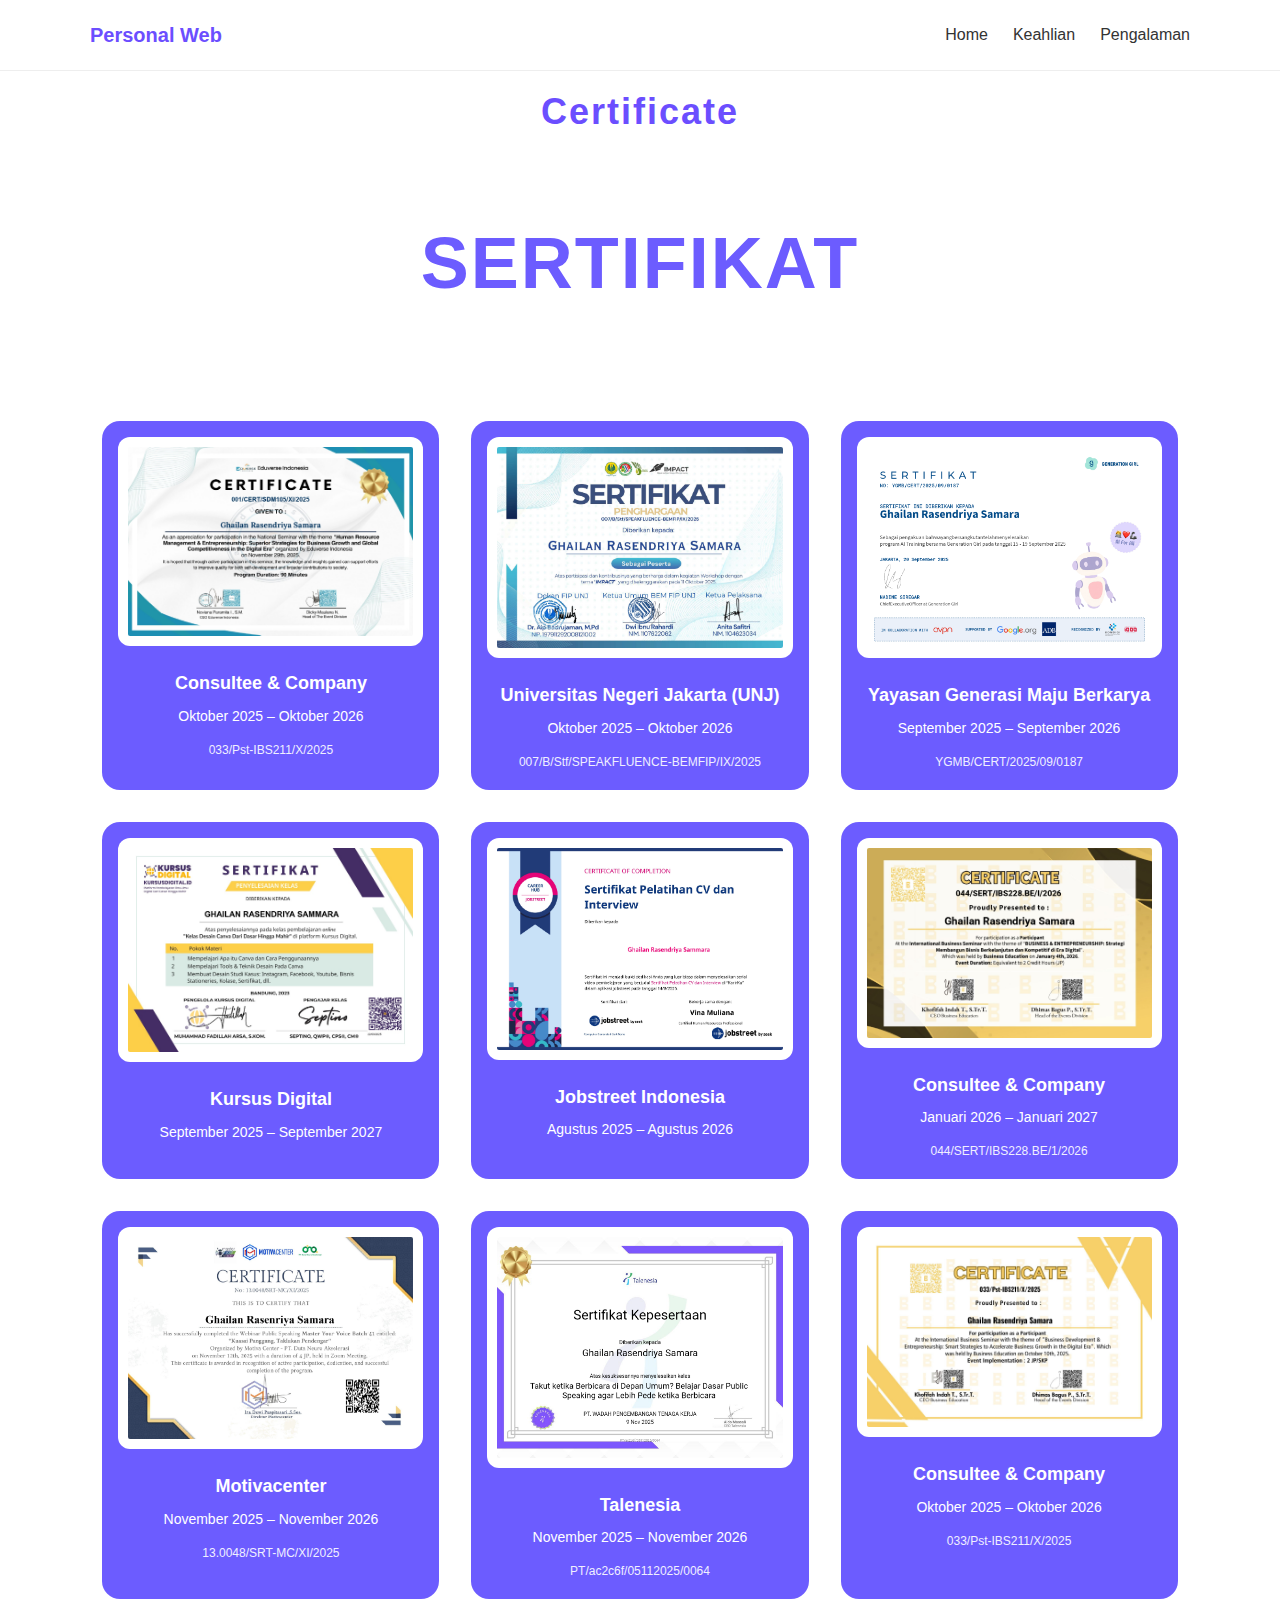
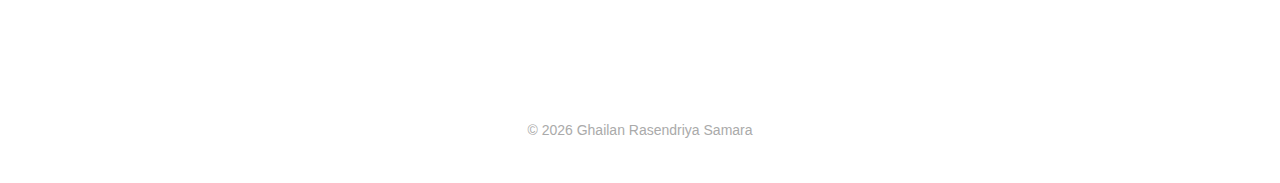
<file: certificate.html>
<!DOCTYPE html>
<html lang="id">
<head>
  <meta charset="UTF-8" />
  <meta name="viewport" content="width=device-width, initial-scale=1.0"/>
  <title>Certificate | Ghailan Rasendriya Samara</title>

  <!-- pakai CSS utama yang sama -->
  <link rel="stylesheet" href="style.css">
</head>
<body>

  <!-- NAVBAR -->
<header class="navbar">
  <div class="container nav-wrapper">

 <!-- LOGO TEXT -->
    <div class="logo">Personal Web</div>

    <!-- HAMBURGER -->
    <div class="hamburger" id="hamburger">
      <span></span>
      <span></span>
      <span></span>
    </div>

    <nav id="nav-menu">
  <a href="index.html">Home</a>
  <a href="skills.html">Keahlian</a>
  <a href="experience.html">Pengalaman</a>
</nav>
</header>

  <!-- TITLE -->
  <section class="section-title">
    <p class="section-subtitle">Certificate</p>
    <h1 class="section-heading">SERTIFIKAT</h1>
  </section>

  <!-- CERTIFICATE GRID -->
  <section class="certificate-section">
    <div class="certificate-grid">

      <!-- 1 -->
      <div class="certificate-card">
        <img src="assets/Sertifikat (12) Ghailan.jpg" alt="Consultee & Company">
        <div class="certificate-caption">
          <h3>Consultee & Company</h3>
          <p>Oktober 2025 – Oktober 2026</p>
          <span>033/Pst-IBS211/X/2025</span>
        </div>
      </div>

      <!-- 2 -->
      <div class="certificate-card">
        <img src="assets/Sertifikat (9) Ghailan.jpg" alt="UNJ">
        <div class="certificate-caption">
          <h3>Universitas Negeri Jakarta (UNJ)</h3>
          <p>Oktober 2025 – Oktober 2026</p>
          <span>007/B/Stf/SPEAKFLUENCE-BEMFIP/IX/2025</span>
        </div>
      </div>

      <!-- 3 -->
      <div class="certificate-card">
        <img src="assets/Sertifikat (5) Ghailan.png" alt="YGMB">
        <div class="certificate-caption">
          <h3>Yayasan Generasi Maju Berkarya</h3>
          <p>September 2025 – September 2026</p>
          <span>YGMB/CERT/2025/09/0187</span>
        </div>
      </div>

      <!-- 4 -->
      <div class="certificate-card">
        <img src="assets/Sertifikat (4) Ghailan.jpg" alt="Kursus Digital">
        <div class="certificate-caption">
          <h3>Kursus Digital</h3>
          <p>September 2025 – September 2027</p>
        </div>
      </div>

      <!-- 5 -->
      <div class="certificate-card">
        <img src="assets/Sertifikat (2) Ghailan-compress.jpg" alt="Jobstreet Indonesia">
        <div class="certificate-caption">
          <h3>Jobstreet Indonesia</h3>
          <p>Agustus 2025 – Agustus 2026</p>
        </div>
      </div>

      <!-- 6 -->
      <div class="certificate-card">
        <img src="assets/Sertifikat (13) Ghailan.jpg" alt="Consultee & Company">
        <div class="certificate-caption">
          <h3>Consultee & Company</h3>
          <p>Januari 2026 – Januari 2027</p>
          <span>044/SERT/IBS228.BE/1/2026</span>
        </div>
      </div>

      <!-- 7 -->
      <div class="certificate-card">
        <img src="assets/Sertifikat (11) Ghailan.jpg" alt="Motivacenter">
        <div class="certificate-caption">
          <h3>Motivacenter</h3>
          <p>November 2025 – November 2026</p>
          <span>13.0048/SRT-MC/XI/2025</span>
        </div>
      </div>

      <!-- 8 -->
      <div class="certificate-card">
        <img src="assets/Sertifikat (10) Ghailan.png" alt="Talenesia">
        <div class="certificate-caption">
          <h3>Talenesia</h3>
          <p>November 2025 – November 2026</p>
          <span>PT/ac2c6f/05112025/0064</span>
        </div>
      </div>

      <!-- 9 -->
      <div class="certificate-card">
        <img src="assets/Sertifikat (8) Ghailan__.jpg" alt="Consultee & Company">
        <div class="certificate-caption">
          <h3>Consultee & Company</h3>
          <p>Oktober 2025 – Oktober 2026</p>
          <span>033/Pst-IBS211/X/2025</span>
        </div>
      </div>

    </div>
  </section>

  <!-- FOOTER -->
  <footer class="footer">
    <p>© 2026 Ghailan Rasendriya Samara</p>
  </footer>

</body>
</html>
</file>
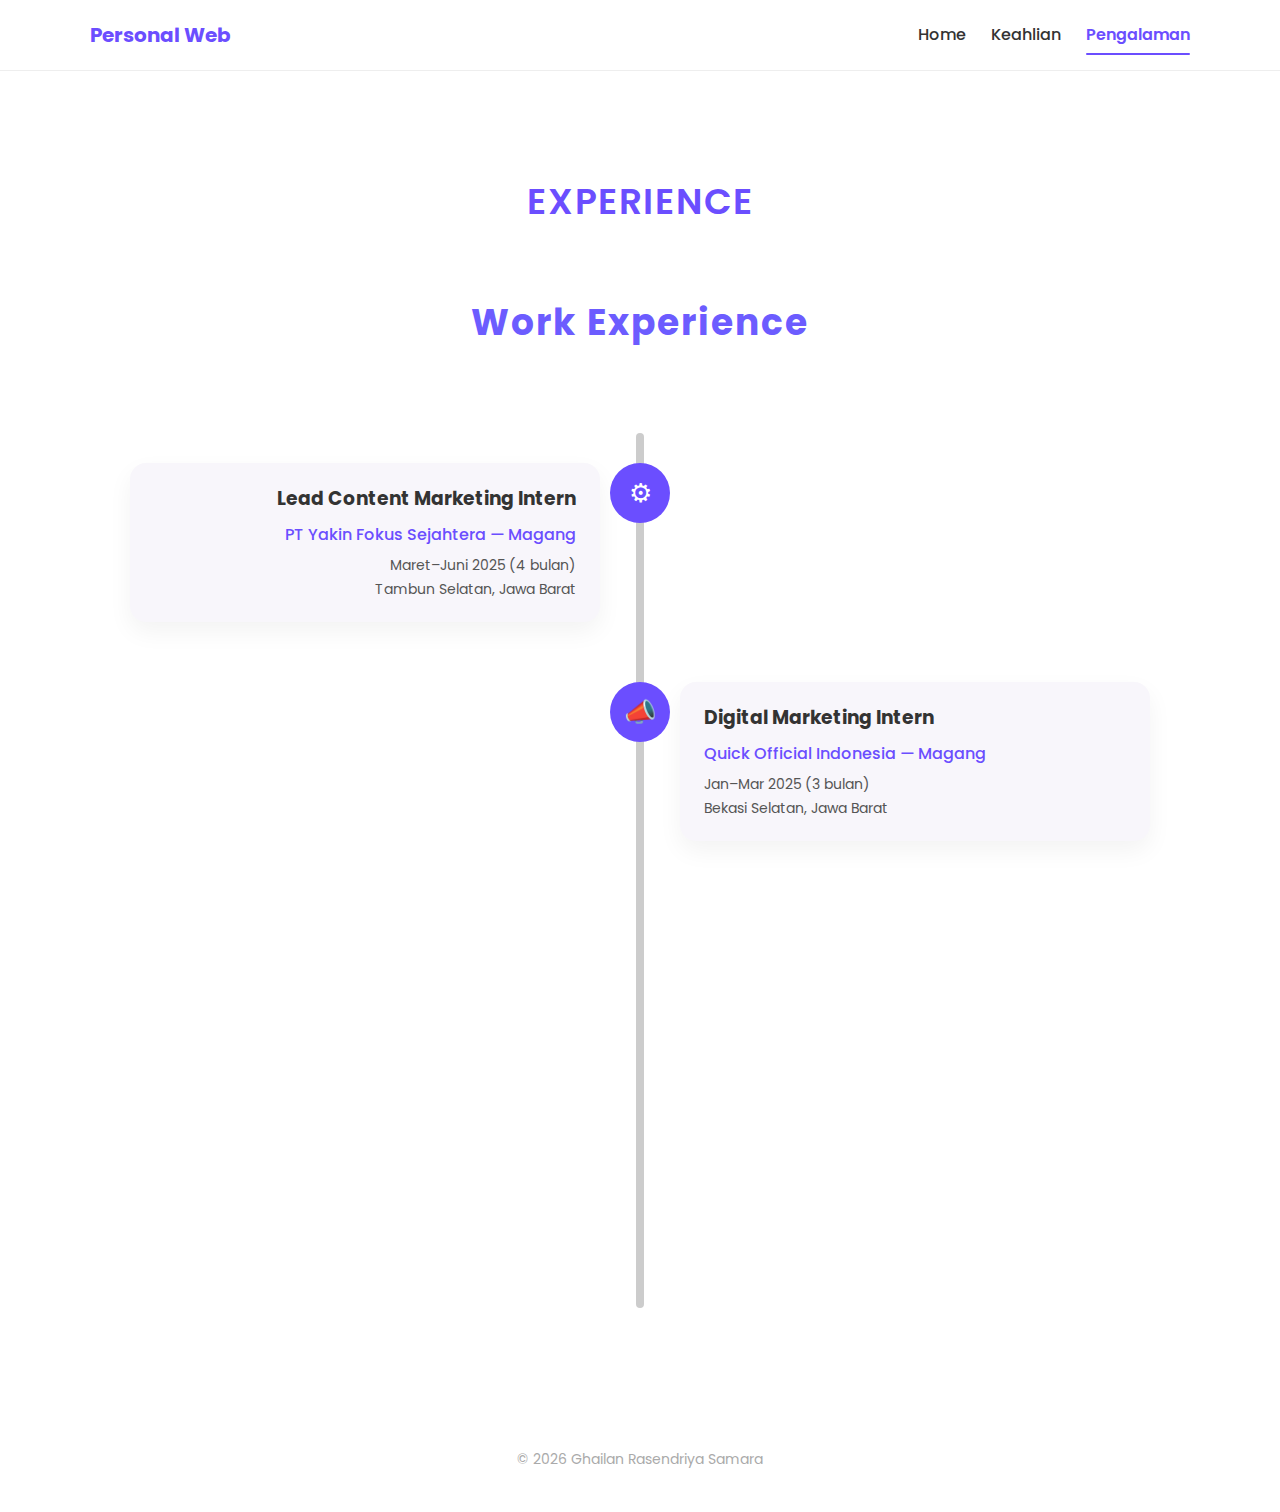
<file: experience.html>
<!DOCTYPE html>
<html lang="id">
<head>
  <meta charset="UTF-8">
  <meta name="viewport" content="width=device-width, initial-scale=1.0">
  <title>Work Experience | Ghailan</title>

  <link href="https://fonts.googleapis.com/css2?family=Poppins:wght@300;400;500;600;700&display=swap" rel="stylesheet">
  <link rel="stylesheet" href="style.css">
</head>
<body>

<header class="navbar">
  <div class="container nav-wrapper">
 <!-- LOGO TEXT -->
    <div class="logo">Personal Web</div>

    <div class="hamburger" id="hamburger">
      <span></span><span></span><span></span>
    </div>

    <nav id="nav-menu">
  <a href="index.html">Home</a>
  <a href="skills.html">Keahlian</a>
  <a href="experience.html">Pengalaman</a>
</nav>
</header>

<section class="experience-page">
  <div class="container">
    <p class="section-subtitle">EXPERIENCE</p>
    <h2 class="section-title center">Work Experience</h2>

    <div class="roadmap">

      <!-- ITEM 1 -->
      <div class="road-item left reveal">
        <div class="road-icon">⚙</div>
        <div class="road-content">
          <h3>Lead Content Marketing Intern</h3>
          <p class="company">PT Yakin Fokus Sejahtera — Magang</p>
          <span>Maret–Juni 2025 (4 bulan)</span>
          <span>Tambun Selatan, Jawa Barat</span>
        </div>
      </div>

      <!-- ITEM 2 -->
      <div class="road-item right reveal">
        <div class="road-icon">📣</div>
        <div class="road-content">
          <h3>Digital Marketing Intern</h3>
          <p class="company">Quick Official Indonesia — Magang</p>
          <span>Jan–Mar 2025 (3 bulan)</span>
          <span>Bekasi Selatan, Jawa Barat</span>
        </div>
      </div>

      <!-- ITEM 3 -->
      <div class="road-item left reveal">
        <div class="road-icon">👥</div>
        <div class="road-content">
          <h3>Admin Social Media</h3>
          <p class="company">Scribble Organizer — Purnawaktu</p>
          <span>Apr–Des 2024 (9 bulan)</span>
          <span>Bekasi Timur, Jawa Barat</span>
        </div>
      </div>

      <!-- ITEM 4 -->
      <div class="road-item right reveal">
        <div class="road-icon">💻</div>
        <div class="road-content">
          <h3>Web Builder</h3>
          <p class="company">Vincero Esport — Kontrak</p>
          <span>Des 2022–Sep 2023 (10 bulan)</span>
          <span>Kota Tangerang, Banten</span>
        </div>
      </div>

    </div>
  </div>
</section>

<footer class="footer">
  © 2026 Ghailan Rasendriya Samara
</footer>

<script src="script.js"></script>
</body>
</html>
</file>
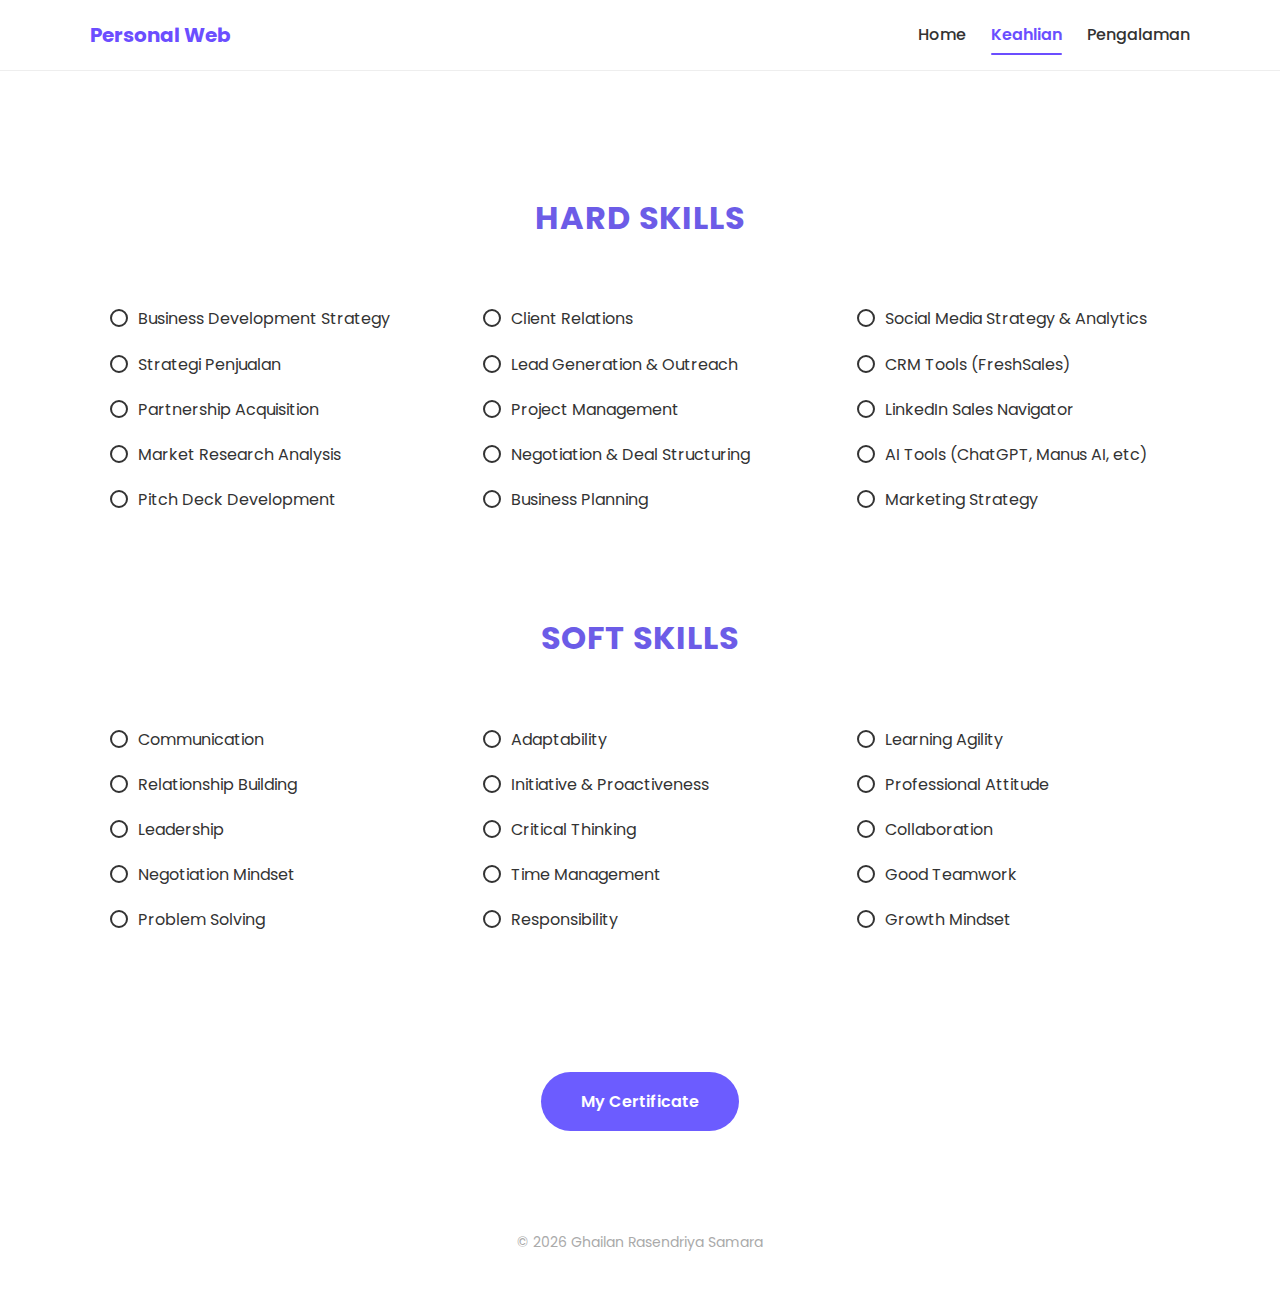
<file: skills.html>
<!DOCTYPE html>
<html lang="id">
<head>
  <meta charset="UTF-8">
  <meta name="viewport" content="width=device-width, initial-scale=1.0">
  <title>Keahlian | Ghailan</title>

  <link href="https://fonts.googleapis.com/css2?family=Poppins:wght@300;400;500;600;700&display=swap" rel="stylesheet">
  <link rel="stylesheet" href="style.css">
</head>
<body>

<header class="navbar">
  <div class="container nav-wrapper">
<!-- LOGO TEXT -->
    <div class="logo">Personal Web</div>

    <div class="hamburger" id="hamburger">
      <span></span><span></span><span></span>
    </div>

    <nav id="nav-menu">
  <a href="index.html">Home</a>

  <a href="skills.html">Keahlian</a>
  <a href="experience.html">Pengalaman</a>
</nav>
</header>

<section class="skills-section">

  <!-- HARD SKILLS -->
  <h3 class="skills-subtitle">HARD SKILLS</h3>
  <div class="skills-grid">
    <ul>
      <li>Business Development Strategy</li>
      <li>Strategi Penjualan</li>
      <li>Partnership Acquisition</li>
      <li>Market Research Analysis</li>
      <li>Pitch Deck Development</li>
    </ul>

    <ul>
      <li>Client Relations</li>
      <li>Lead Generation & Outreach</li>
      <li>Project Management</li>
      <li>Negotiation & Deal Structuring</li>
      <li>Business Planning</li>
    </ul>

    <ul>
      <li>Social Media Strategy & Analytics</li>
      <li>CRM Tools (FreshSales)</li>
      <li>LinkedIn Sales Navigator</li>
      <li>AI Tools (ChatGPT, Manus AI, etc)</li>
      <li>Marketing Strategy</li>
    </ul>
  </div>

  <!-- SOFT SKILLS -->
  <h3 class="skills-subtitle">SOFT SKILLS</h3>
  <div class="skills-grid">
    <ul>
      <li>Communication</li>
      <li>Relationship Building</li>
      <li>Leadership</li>
      <li>Negotiation Mindset</li>
      <li>Problem Solving</li>
    </ul>

    <ul>
      <li>Adaptability</li>
      <li>Initiative & Proactiveness</li>
      <li>Critical Thinking</li>
      <li>Time Management</li>
      <li>Responsibility</li>
    </ul>

    <ul>
      <li>Learning Agility</li>
      <li>Professional Attitude</li>
      <li>Collaboration</li>
      <li>Good Teamwork</li>
      <li>Growth Mindset</li>
    </ul>
  </div>
</section>

<div class="certificate-cta">
  <a href="certificate.html" class="btn-certificate">
    My Certificate
  </a>
</div>

<footer class="footer">
  © 2026 Ghailan Rasendriya Samara
</footer>

<script src="script.js"></script>
</body>
</html>
</file>
<file: style.css>
* {
  margin: 0;
  padding: 0;
  box-sizing: border-box;
}

body {
  font-family: 'Poppins', sans-serif;
  color: #333;
  line-height: 1.7;
  background: #fff;
}

.container {
  width: 90%;
  max-width: 1100px;
  margin: auto;
}

/* NAVBAR */
.navbar {
  position: sticky;
  top: 0;
  background: #fff;
  border-bottom: 1px solid #eee;
  z-index: 100;
}

.nav-wrapper {
  display: flex;
  justify-content: space-between;
  align-items: center;
  height: 70px;
}

.logo {
  font-weight: 700;
  font-size: 20px;
  color: #6b4eff;
}

nav {
  display: flex;
  gap: 25px;
}

nav a {
  text-decoration: none;
  color: #333;
  font-weight: 500;
}

nav a.active,
nav a:hover {
  color: #6b4eff;
}

/* HAMBURGER */
.hamburger {
  display: none;
  flex-direction: column;
  gap: 6px;
  cursor: pointer;
}

.hamburger span {
  width: 26px;
  height: 3px;
  background: #6b4eff;
  border-radius: 5px;
}

/* MOBILE NAV */
@media (max-width: 768px) {
  nav {
    position: absolute;
    top: 70px;
    right: 0;
    width: 100%;
    background: #fff;
    flex-direction: column;
    align-items: center;
    padding: 20px 0;
    display: none;
  }

  nav.active {
    display: flex;
  }

  .hamburger {
    display: flex;
  }
}

/* SECTION */
.section-title {
  font-size: 32px;
  color: #6b4eff;
}

.section-subtitle {
  text-align: center;
  font-size: 13px;
  letter-spacing: 2px;
  color: #6b4eff;
  font-weight: 600;
}

.center {
  text-align: center;
}

/* EXPERIENCE */
.experience-page {
  padding: 100px 0;
}

.roadmap {
  position: relative;
  margin-top: 80px;
}

.roadmap::before {
  content: '';
  position: absolute;
  left: 50%;
  top: 0;
  width: 8px;
  height: 100%;
  background: #ccc;
  transform: translateX(-50%);
  border-radius: 10px;
}

.road-item {
  width: 50%;
  padding: 30px 40px;
  position: relative;
}

.road-item.left {
  left: 0;
  text-align: right;
}

.road-item.right {
  left: 50%;
}

.road-icon {
  position: absolute;
  top: 30px;
  width: 60px;
  height: 60px;
  background: #6b4eff;
  color: #fff;
  border-radius: 50%;
  display: flex;
  align-items: center;
  justify-content: center;
  font-size: 26px;
}

.road-item.left .road-icon {
  right: -30px;
}

.road-item.right .road-icon {
  left: -30px;
}

.road-content {
  background: #f8f6fb;
  padding: 20px 24px;
  border-radius: 16px;
  box-shadow: 0 10px 25px rgba(0,0,0,0.05);
}

.road-content h3 {
  margin-bottom: 6px;
}

.company {
  font-weight: 500;
  color: #6b4eff;
  margin-bottom: 6px;
}

.road-content span {
  display: block;
  font-size: 14px;
  color: #555;
}

/* REVEAL */
.reveal {
  opacity: 0;
  transform: translateY(60px);
  transition: 0.6s ease;
}

.reveal.active {
  opacity: 1;
  transform: translateY(0);
}

/* FOOTER */
.footer {
  text-align: center;
  padding: 40px 0;
  font-size: 14px;
  color: #999;
}

/* HERO */
.hero {
  padding: 120px 0;
}

.hero-wrapper {
  display: grid;
  grid-template-columns: 1.2fr 0.8fr;
  align-items: center;
  gap: 60px;
}

.hero-text h1 {
  font-size: 44px;
  margin-bottom: 10px;
}

.hero-text h2 {
  font-size: 18px;
  color: #777;
  margin-bottom: 18px;
}

.hero-text p {
  max-width: 480px;
  margin-bottom: 28px;
}

/* FOTO */
.hero-image {
  display: flex;
  justify-content: center;
}

.hero-image img {
  width: 260px;
  height: 260px;
  object-fit: cover;
  border-radius: 50%;
  border: 6px solid #e6d9ff;
}
@media (max-width: 768px) {
  .hero-wrapper {
    grid-template-columns: 1fr;
    text-align: center;
  }

  .hero-image {
    order: -1;
    margin-bottom: 30px;
  }

  .hero-image img {
    width: 200px;
    height: 200px;
  }

  .hero-text p {
    margin: 0 auto 24px;
  }
}

/* LINKEDIN BUTTON */
.btn-linkedin {
  display: inline-block;
  padding: 14px 36px;
  background: #6b5cff;
  color: #fff;
  border-radius: 40px;
  text-decoration: none;
  font-weight: 600;
  transition: all 0.3s ease;
}

.btn-linkedin:hover {
  background: #5848e5;
  transform: translateY(-3px);
  box-shadow: 0 10px 25px rgba(107, 92, 255, 0.3);
}

/* IMAGE */
.hero-image img {
  width: 260px;
  height: 260px;
  object-fit: cover;
  border-radius: 50%;
  border: 6px solid #e6d9ff;
}

/* ===== ABOUT ME ===== */
.about-section {
  padding: 120px 0;
}

.about-text {
  max-width: 900px;
  margin: 50px auto 0;
}

.about-text p {
  font-size: 16px;
  line-height: 1.9;
  color: #333;
  margin-bottom: 24px;
}

/* ===== CONTACT ===== */
.contact-section {
  background: #f8f6fb;
  padding: 120px 0;
}

.contact-box {
  margin-top: 40px;
}

.contact-box p {
  font-size: 14px;
  letter-spacing: 2px;
  color: #6b4eff;
  margin-bottom: 6px;
}

.contact-box h3 {
  font-size: 26px;
  font-weight: 600;
  color: #111;
  margin-bottom: 24px;
}

/* ===== SKILLS SECTION ===== */
.skills-section {
  max-width: 1100px;
  margin: 120px auto;
  padding: 0 24px;
  text-align: center;
}

.section-label {
  font-size: 12px;
  letter-spacing: 2px;
  color: #6b5cff;
  margin-bottom: 8px;
}

.section-title {
  font-size: 36px;
  font-weight: 700;
  color: #6b5cff;
  margin-bottom: 48px;
}

/* GRID */
.skills-grid {
  display: grid;
  grid-template-columns: repeat(3, 1fr);
  gap: 28px 60px;
  text-align: left;
}

/* ITEM */
.skill-item {
  position: relative;
  padding-left: 36px;
  font-size: 18px;
  color: #222;
}

/* CIRCLE ICON */
.skill-item::before {
  content: "";
  width: 20px;
  height: 20px;
  border: 2px solid #000;
  border-radius: 50%;
  position: absolute;
  left: 0;
  top: 4px;
}

/* RESPONSIVE */
@media (max-width: 900px) {
  .skills-grid {
    grid-template-columns: repeat(2, 1fr);
  }
}

@media (max-width: 600px) {
  .skills-grid {
    grid-template-columns: 1fr;
  }
}

/* ===== SKILLS SECTION ===== */
.skills-section {
  max-width: 1100px;
  margin: 120px auto;
  text-align: center;
  padding: 0 20px;
}

.section-tag {
  font-size: 12px;
  letter-spacing: 2px;
  color: #6c5ce7;
}

.section-title {
  font-size: 36px;
  margin: 10px 0 60px;
  color: #6c5ce7;
}

.skills-subtitle {
  font-size: 32px;
  margin: 80px 0 40px;
  color: #6c5ce7;
  letter-spacing: 1px;
}

/* Grid 3 kolom */
.skills-grid {
  display: grid;
  grid-template-columns: repeat(3, 1fr);
  gap: 60px;
  text-align: left;
  margin-bottom: 40px;
}

/* List style */
.skills-grid ul {
  list-style: none;
  padding: 0;
}

.skills-grid li {
  font-size: 16px;
  margin-bottom: 18px;
  position: relative;
  padding-left: 28px;
}

/* Custom bullet (lingkaran) */
.skills-grid li::before {
  content: "";
  width: 14px;
  height: 14px;
  border: 2px solid #333;
  border-radius: 50%;
  position: absolute;
  left: 0;
  top: 4px;
}

/* Responsive */
@media (max-width: 900px) {
  .skills-grid {
    grid-template-columns: 1fr;
    gap: 30px;
  }

  .skills-subtitle {
    font-size: 26px;
  }
}

/* ===== MICRO INTERACTION ===== */

/* Skill item hover */
.skill-item {
  transition: all 0.25s ease;
  cursor: default;
}

.skill-item:hover {
  color: #6b4eff;
  transform: translateX(4px);
}

/* Lingkaran bullet skill */
.skill-item::before {
  transition: all 0.25s ease;
}

.skill-item:hover::before {
  border-color: #6b4eff;
  background: #6b4eff;
}

/* Button hover */
.btn-primary,
.btn-linkedin {
  transition: all 0.3s ease;
}

.btn-primary:hover,
.btn-linkedin:hover {
  transform: translateY(-2px);
  box-shadow: 0 10px 25px rgba(107, 78, 255, 0.3);
}

.section {
  padding: 110px 0;
}

.section-title {
  margin-bottom: 16px;
}

.section-subtitle {
  margin-bottom: 8px;
}

.skills-grid {
  margin-top: 60px;
  row-gap: 40px;
}
nav a.active {
  color: #6b4eff;
  font-weight: 600;
  position: relative;
}

nav a.active::after {
  content: '';
  position: absolute;
  bottom: -6px;
  left: 0;
  width: 100%;
  height: 2px;
  background: #6b4eff;
  border-radius: 2px;
}
.footer {
  text-align: center;
  padding: 40px 0;
  font-size: 14px;
  color: #aaa;
}

.reveal {
  opacity: 0;
  transform: translateY(30px);
  transition: all 0.6s ease;
}

.reveal.active {
  opacity: 1;
  transform: translateY(0);
}

.certificate-cta {
  text-align: center;
  margin: 60px 0;
}

.btn-certificate {
  display: inline-block;
  padding: 16px 40px;
  background: #6c5cff;
  color: #fff;
  font-weight: 600;
  border-radius: 30px;
  text-decoration: none;
  transition: all 0.3s ease;
}

.btn-certificate:hover {
  background: #5848e5;
  transform: translateY(-3px);
}

.certificate-section {
  padding: 80px 10%;
}

.section-title {
  text-align: center;
  color: #6c5cff;
  letter-spacing: 2px;
}

.section-subtitle {
  text-align: center;
  font-size: 36px;
  margin-bottom: 60px;
}

.certificate-grid {
  display: grid;
  grid-template-columns: repeat(auto-fit, minmax(280px, 1fr));
  gap: 40px;
}

.certificate-card {
  background: #6c5cff;
  padding: 20px;
  border-radius: 20px;
  color: #fff;
  text-align: center;
}

.certificate-card img {
  width: 100%;
  border-radius: 10px;
  background: #fff;
  padding: 10px;
}

.certificate-info h3 {
  margin-top: 20px;
  font-size: 18px;
}

.certificate-info p {
  font-size: 14px;
  margin: 6px 0;
}

.certificate-section {
  padding: 80px 8%;
}

.certificate-grid {
  display: grid;
  grid-template-columns: repeat(3, 1fr); /* FIX 3 kolom */
  gap: 32px;
  max-width: 1200px;
  margin: 0 auto;
}

.certificate-card {
  background: #6c5cff;
  border-radius: 18px;
  padding: 16px;
  text-align: center;
  transition: transform .3s ease;
}

.certificate-card:hover {
  transform: translateY(-8px);
}

.certificate-card img {
  width: 100%;
  border-radius: 12px;
  background: #fff;
}

.certificate-caption {
  color: #fff;
  margin-top: 14px;
}

.certificate-caption h3 {
  font-size: 18px;
  font-weight: 600;
}

.certificate-caption p {
  font-size: 14px;
  margin: 6px 0;
}

.certificate-caption span {
  font-size: 12px;
  opacity: .9;
}
</file>
